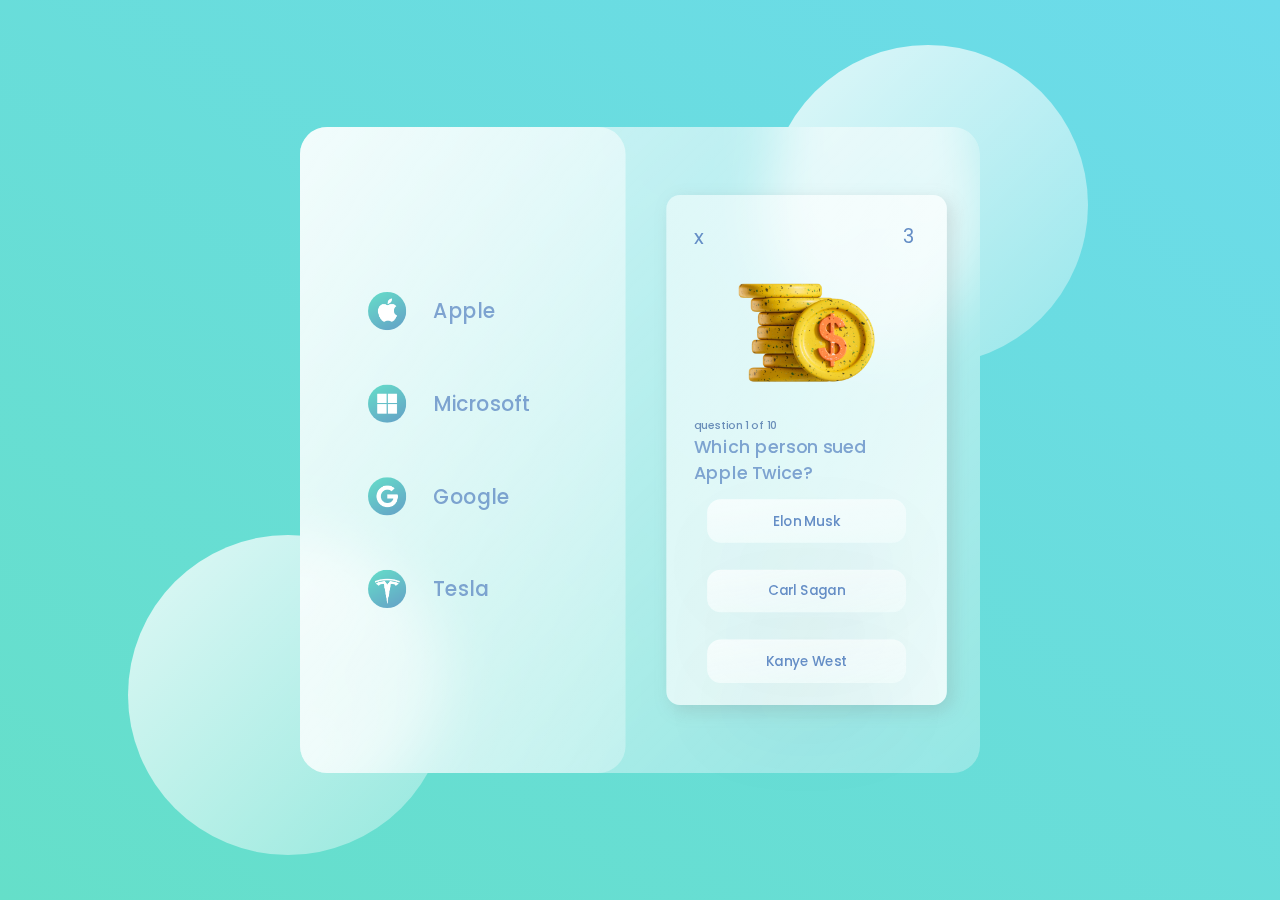
<file: index.html>
<!DOCTYPE html>
<html lang="en">
  <head>
    <meta charset="UTF-8" />
    <meta name="viewport" content="width=device-width, initial-scale=1.0" />
    <title>Tech Trivia</title>
    <link
      rel="shortcut icon"
      href="./images/technology.png"
      type="image/x-icon"
    />
    <link rel="preconnect" href="https://fonts.googleapis.com" />
    <link rel="preconnect" href="https://fonts.gstatic.com" crossorigin />
    <link
      href="https://fonts.googleapis.com/css2?family=Poppins:wght@100;200;300;400;500;600;700;800;900&display=swap"
      rel="stylesheet"
    />
    <link rel="stylesheet" href="./style.css" />
  </head>
  <body>
    <main>
      <img
        style="display: none"
        id="confetti"
        class="confetti"
        src="6SSp.gif"
        alt=""
      />
      <section class="glass">
        <div class="dashboard">
          <div class="user"></div>
          <div class="links">
            <div class="link">
              <img class="apple2" src="./images/apple6.png" alt="" />
              <h2>Apple</h2>
            </div>
            <div class="link">
              <img class="apple2" src="./images/windows2.png" alt="" />
              <h2>Microsoft</h2>
            </div>
            <div class="link">
              <img class="apple2" src="./images/google.png" alt="" />
              <h2>Google</h2>
            </div>
            <div class="link">
              <img class="apple2" src="./images/tesla2.png" alt="" />
              <h2>Tesla</h2>
            </div>
          </div>
          <div class="pro"></div>
        </div>
        <div class="games">
          <div class="status">
            <!-- <h1>Active Games</h1> -->
            <!-- <input type="text" /> -->
          </div>
          <div class="cards">
            <div id="card" class="card">
              <div class="top-card-section">
                <div style="cursor: not-allowed" id="x-el" class="x-el">x</div>
                <div id="heart-el" class="heart-el">3</div>
              </div>
              <div id="img-el" class="top-middle-card-section">
                <img style="height: 100%" src="./images/green.png" alt="" />
              </div>
              <div class="middle-card-section">
                <div class="question-number">
                  <p id="question-num">question 1 of 10</p>
                </div>
                <div class="question-el">
                  <h2 id="question-el">Which person sued Apple Twice?</h2>
                </div>
                <div class="bottom-card-section">
                  <div id="question-answers" class="question-answers">
                    <button
                      onclick="questionOneChoiceOne()"
                      class="answer-one question-items"
                      id="answer-one"
                    >
                      Elon Musk
                    </button>
                    <button
                      onclick="questionOneChoiceTwo()"
                      class="question-items"
                      id="answer-two"
                    >
                      Carl Sagan
                    </button>
                    <button
                      onclick="questionOneChoiceThree()"
                      class="answerThree question-items"
                      id="answer-three"
                    >
                      Kanye West
                    </button>
                  </div>
                </div>
              </div>
            </div>
          </div>
        </div>
      </section>
      <div class="circle1"></div>
      <div class="circle2"></div>
    </main>
    <div id="congratz" style="display: none" class="congratz">
      <div class="medal">
        <img class="medal-img" src="./images/medal2.png" alt="" />
      </div>
      <div class="medal-text">
        <h2 style="color: lightgreen">Congratulations!</h2>
        <p>
          You're an Apple Expert! Keep on the lookout for new and exciting
          Tech-Trivia Challanges, and share this game with your Friends!
        </p>
        <a href="https://nellyisdev.com">
          <button class="winBtn medal-button">SUPPORT</button>
        </a>
        <button onclick="playAgain()" class="winBtn medal-button">
          PLAY AGAIN
        </button>
      </div>
    </div>
    <div id="youLose" style="display: none" class="congratz">
      <div class="medal">
        <img class="medal-img" src="./images/lostgame.png" alt="" />
      </div>
      <div class="medal-text">
        <h2 style="color: rgb(255, 86, 86)">Trivia Failed!</h2>
        <p>
          Looks like you need more time to study, learn more about Apple and try
          again!
        </p>
        <a href="https://nellyisdev.com">
          <button class="loseBtn medal-button">SUPPORT</button>
        </a>
        <button onclick="playAgain()" class="loseBtn medal-button">
          TRY AGAIN
        </button>
      </div>
    </div>
    <script src="confetti.js"></script>
    <script src="script.js"></script>
  </body>
</html>
</file>
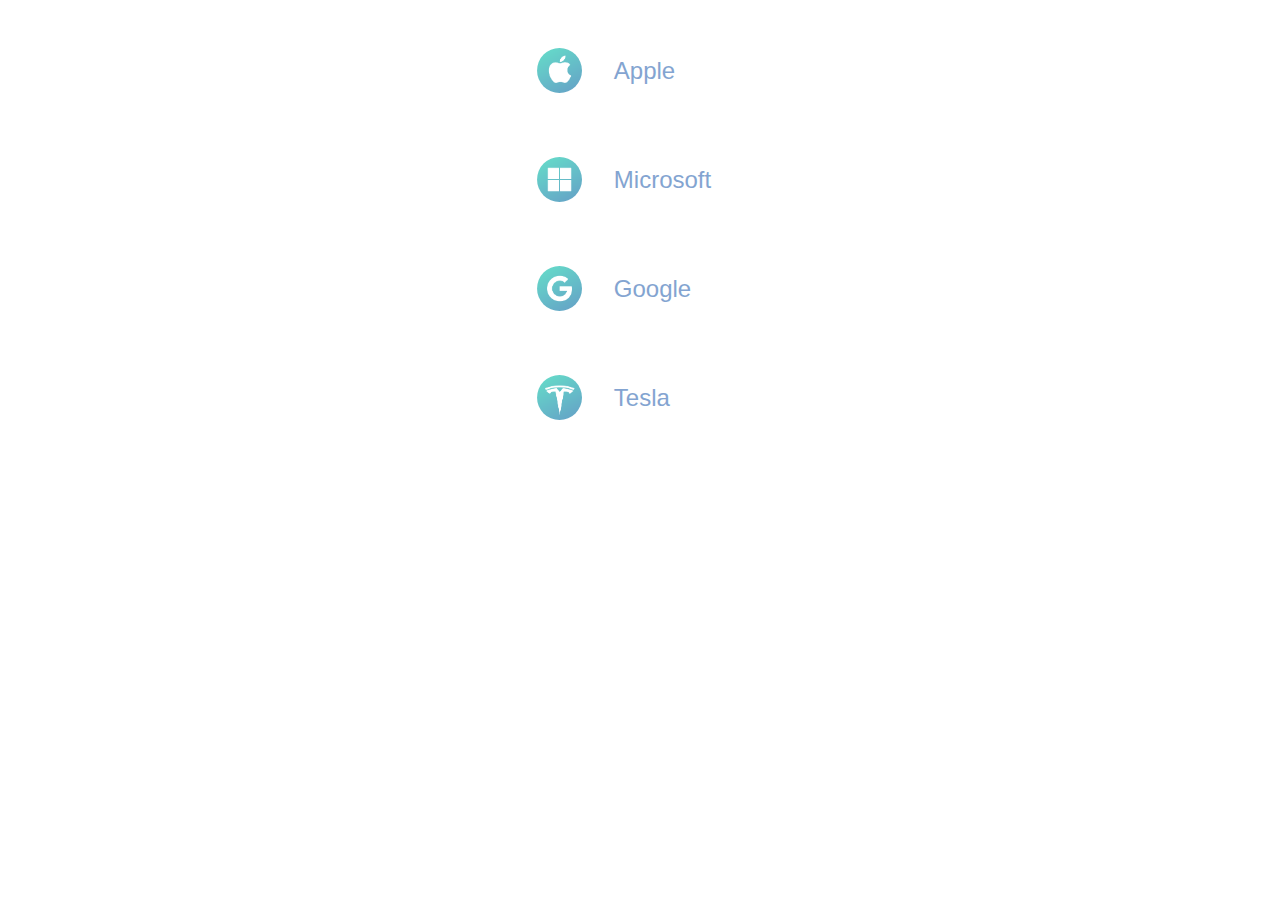
<file: test.html>
<!DOCTYPE html>
<html lang="en">
  <head>
    <meta charset="UTF-8" />
    <meta http-equiv="X-UA-Compatible" content="IE=edge" />
    <meta name="viewport" content="width=device-width, initial-scale=1.0" />
    <link rel="stylesheet" href="style.css" />
    <title>Document</title>
  </head>
  <body>
    <div class="dashboard">
      <div class="user"></div>
      <div class="links">
        <div class="link">
          <img class="apple2" src="./images/apple6.png" alt="" />
          <h2>Apple</h2>
        </div>
        <div class="link">
          <img class="apple2" src="./images/windows2.png" alt="" />
          <h2>Microsoft</h2>
        </div>
        <div class="link">
          <img class="apple2" src="./images/google.png" alt="" />
          <h2>Google</h2>
        </div>
        <div class="link">
          <img class="apple2" src="./images/tesla2.png" alt="" />
          <h2>Tesla</h2>
        </div>
      </div>
      <div class="pro"></div>
    </div>
    <script src="confetti.js"></script>
    <script src="script.js"></script>
  </body>
</html>
</file>
<file: style.css>
* {
  margin: 0;
  padding: 0;
  box-sizing: border-box;
  font-family: 'Poppins', sans-serif;
}

h1 {
  color: #426696;
  font-weight: 600;
  font-size: 3rem;
  opacity: 0.8;
}
h2,
p {
  color: #658ec6;
  font-weight: 500;
  opacity: 0.8;
}

h3 {
  color: #426696;
  font-weight: 600;
  opacity: 0.8;
}

::selection {
  background-color: #c7f8ff;
}

@keyframes main {
  from {
    transform: translateX(100%);
  }
  to {
    transform: translateX(0);
  }
}

main {
  font-family: 'Poppins', sans-serif;
  min-height: 100vh;
  /* TEST CODE */
  position: absolute;
  width: 100%;
  z-index: -1;
  /* TEST CODE */
  background: linear-gradient(to right top, #65dfc9, #6cdbeb);
  display: flex;
  align-items: center;
  justify-content: center;
}

.glass {
  background: white;
  min-height: 80vh;
  width: 800px;
  background: linear-gradient(
    to right bottom,
    rgba(255, 255, 255, 0.7),
    rgba(255, 255, 255, 0.3)
  );
  border-radius: 2rem;
  backdrop-filter: blur(2rem);
  display: flex;
  /* animation: main 3s ease; */
  /* transform: scale(0.9); */
  transform: scale(0.85);
}
.circle1,
.circle2 {
  background: white;
  background: linear-gradient(
    to right bottom,
    rgba(255, 255, 255, 0.8),
    rgba(255, 255, 255, 0.3)
  );
  height: 20rem;
  width: 20rem;
  position: absolute;
  border-radius: 50%;
  z-index: -999;
}

.circle1 {
  top: 5%;
  right: 15%;
}
.circle2 {
  bottom: 5%;
  left: 10%;
}

.dashboard {
  flex: 1;
  display: flex;
  flex-direction: column;
  align-items: center;
  justify-content: space-evenly;
  text-align: center;
  background: linear-gradient(
    to right bottom,
    rgba(255, 255, 255, 0.7),
    rgba(255, 255, 255, 0.3)
  );
  border-radius: 2rem;
}

.link {
  display: flex;
  margin: 2rem 0rem;
  padding: 1rem 5rem;
  align-items: center;
  cursor: pointer;
}
.link h2 {
  padding: 0rem 2rem;
}

.games {
  flex: 3;
}

.games {
  margin: 3rem;
  display: flex;
  flex-direction: column;
  justify-content: space-evenly;
}

@keyframes main {
  from {
    transform: translateY(100%);
  }
  to {
    transform: translateY(0);
  }
}

.card {
  display: flex;
  flex-direction: column;
  height: 600px;
  width: 330px;
  background: linear-gradient(
    to left top,
    rgba(255, 255, 255, 0.8),
    rgba(255, 255, 255, 0.5)
  );
  border-radius: 1rem;
  margin: 2rem 0rem;
  padding: 2rem;
  box-shadow: 6px 6px 20px rgba(122, 122, 122, 0.212);
  /* transform: scale(1); */
  /* justify-content: space-between; */
}

.card-info {
  display: flex;
  flex-direction: column;
  justify-content: space-between;
}

.top-card-section {
  display: flex;
  justify-content: space-between;
  /* background-color: yellow; */
  height: 30px;
}

.x-el {
  border-radius: 50%;
  height: 20px;
  width: 20px;
  font-size: 1.5rem;
  color: #658ec6;
  cursor: pointer;
}

.heart-el {
  border-radius: 50%;
  height: 20px;
  width: 20px;
  font-size: 1.4rem;
  font-weight: 400;
  color: #658ec6;
  cursor: none;
}

.top-middle-card-section {
  height: 200px;
  text-align: center;
  /* background-color: black; */
}

.middle-card-section {
  height: 200px;
  /* background-color: blue; */
  text-align: left;
}

.middle-card-section p {
  font-size: 0.8rem;
  font-weight: 500;
  color: #4f75aa;
}

.middle-card-section h2 {
  font-weight: 500;
  font-size: 1.3rem;
}

.bottom-card-section {
  height: 240px;
  /* background-color: red; */
}

.question-answers {
  display: flex;
  flex-direction: column;
}

.question-items {
  padding: 0.8em;
  margin: 1em;
  border-radius: 1em;
  border: none;
  font-size: 1rem;
  background: linear-gradient(
    to right bottom,
    rgba(255, 255, 255, 0.7),
    rgba(255, 255, 255, 0.3)
  );
  box-shadow: rgba(255, 255, 255, 0.1) 0px 1px 1px 0px inset,
    rgba(50, 50, 93, 0.25) 0px 50px 100px -20px,
    rgba(0, 0, 0, 0.3) 0px 30px 60px -30px;
  color: #658ec6;
  cursor: pointer;
  font-weight: 500;
}

.correctAnswer {
  background-color: lightgreen;
}

.incorrectAnswer {
  background-color: palevioletred;
}

@keyframes fadeIn {
  0% {
    opacity: 0;
  }
  100% {
    opacity: 1;
  }
}

@-moz-keyframes fadeIn {
  0% {
    opacity: 0;
  }
  100% {
    opacity: 1;
  }
}

@-webkit-keyframes fadeIn {
  0% {
    opacity: 0;
  }
  100% {
    opacity: 1;
  }
}

@-o-keyframes fadeIn {
  0% {
    opacity: 0;
  }
  100% {
    opacity: 1;
  }
}

@-ms-keyframes fadeIn {
  0% {
    opacity: 0;
  }
  100% {
    opacity: 1;
  }
}

/* .confetti {
  position: absolute;
  top: 0;
  right: 0;
  left: 0;
  bottom: 0;
  width: 100%;
  height: 100%;
  z-index: 999;
  margin: auto;
  animation: fadeIn 5s;
  -webkit-animation: fadeIn 5s;
  -moz-animation: fadeIn 5s;
  -o-animation: fadeIn 5s;
  -ms-animation: fadeIn 5s;
} */

.apple2 {
  height: 5vh;
  border-radius: 50%;
}

.congratz {
  animation: fadeIn 2.4s;
  height: 700px;
  width: 400px;
  background-color: white;
  position: absolute;
  top: 0;
  bottom: 0;
  left: 0;
  right: 0;
  margin: auto;
  z-index: 999;
  border-radius: 2em;
  display: flex;
  flex-direction: column;
  box-shadow: rgba(17, 17, 26, 0.1) 0px 4px 16px,
    rgba(17, 17, 26, 0.1) 0px 8px 24px, rgba(17, 17, 26, 0.1) 0px 16px 56px;
}

.medal {
  width: 400px;
  margin: auto;
  margin-top: 10px;
  align-items: center;
  text-align: center;
}

.medal-img {
  height: 38vh;
}

.medal-text {
  text-align: center;
  position: relative;
  bottom: 20px;
  left: 20px;
  font-size: 1.48rem;
  width: 350px;
  text-align: center;
  padding: 0.5em;
}

.medal-text h2 {
  color: #426696;
  font-weight: 500;
  margin-bottom: 10px;
}

.medal-text p {
  font-size: 1rem;
  color: #426696;
}

.medal-button {
  margin-top: 20px;
  position: relative;
  top: 30px;
  padding: 0.8em;
  border: none;
  font-weight: bold;
  border-radius: 3em;
  font-size: 1rem;
  cursor: pointer;
  margin-inline: 10px;
  width: 138px;
}

a {
  text-decoration: none;
  color: white;
}

.loseBtn {
  background-color: rgb(255, 86, 86);
  color: white;
}

.winBtn {
  background-color: lightgreen;
  color: white;
}

/* SOURCES */
/* https://getcssscan.com/css-box-shadow-examples */ ;
</file>
